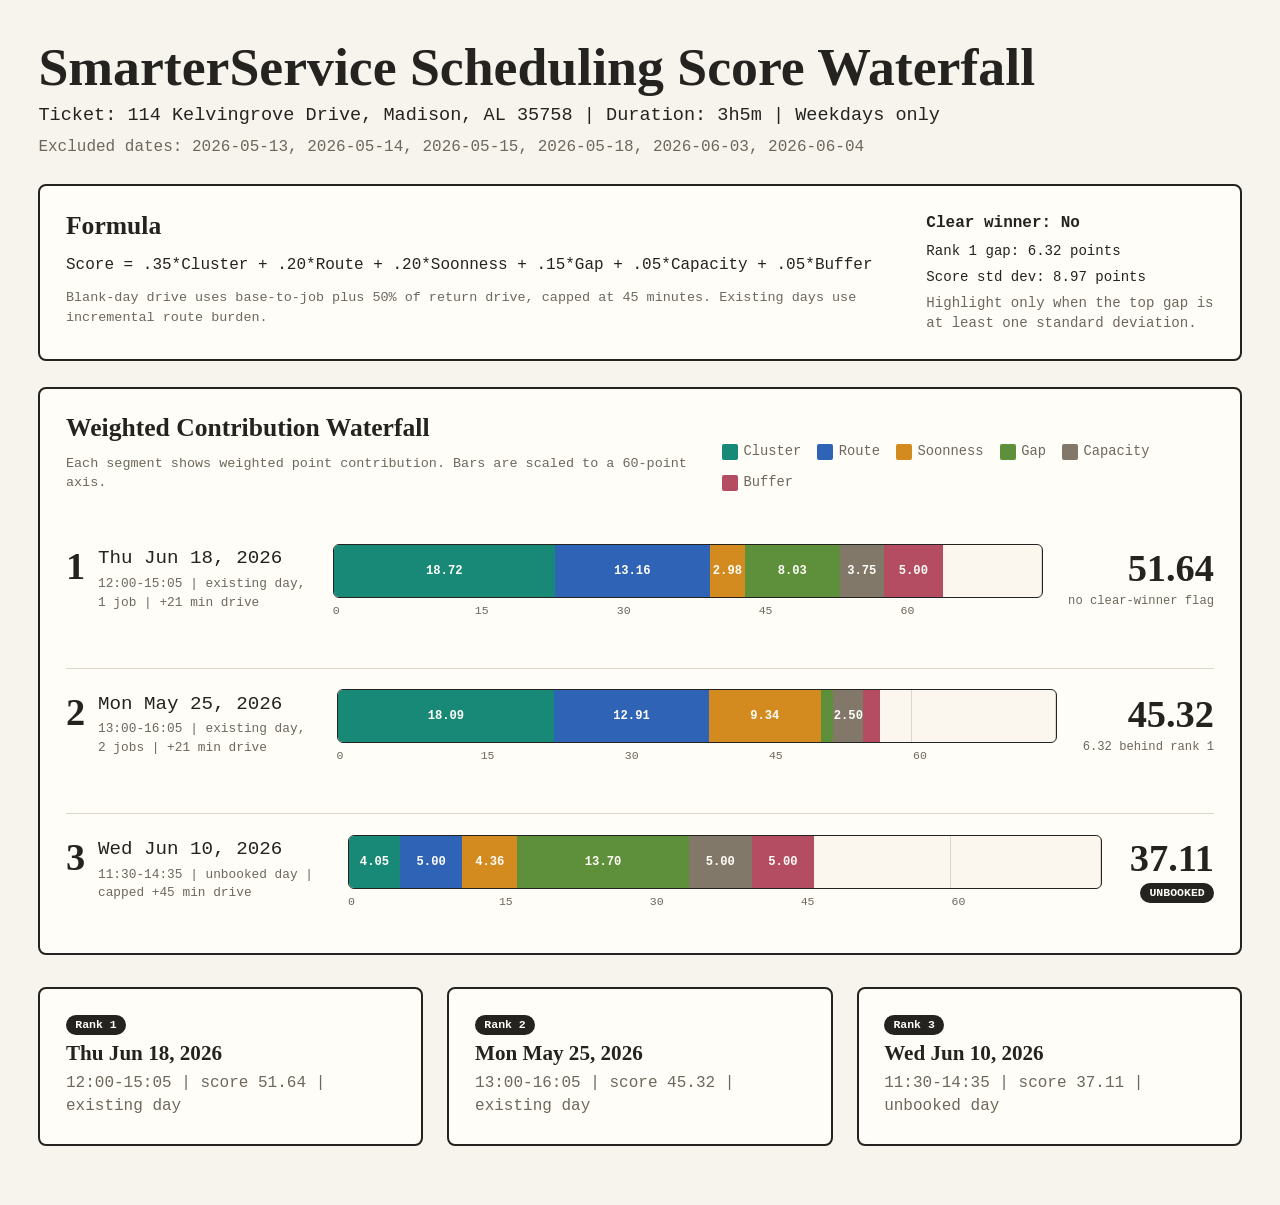
<file: formulas/outputs/kelvingrove_schedule_waterfall.html>
<!doctype html>
<html lang="en">
<head>
  <meta charset="utf-8">
  <meta name="viewport" content="width=device-width, initial-scale=1">
  <title>SmarterService Scheduling Score Waterfall</title>
  <style>
    :root {
      --paper: #f7f4ed;
      --panel: #fffdf8;
      --ink: #24231f;
      --muted: #6d675c;
      --rule: #ddd5c7;
      --cluster: #188977;
      --route: #2e63b6;
      --soon: #d38b20;
      --gap: #5e8f3a;
      --capacity: #81786a;
      --buffer: #b44d61;
      --radius: 8px;
      --sans: ui-monospace, SFMono-Regular, Menlo, Consolas, monospace;
      --serif: Georgia, "Times New Roman", serif;
      --lh-tight: 1.1;
      --lh-body: 1.45;
    }

    * {
      box-sizing: border-box;
    }

    body {
      margin: 0;
      min-height: 100dvh;
      background: var(--paper);
      color: var(--ink);
      font-family: var(--sans);
      line-height: var(--lh-body);
    }

    .page {
      width: min(100%, 1600px);
      min-height: 100dvh;
      margin: 0 auto;
      padding: clamp(18px, 3vw, 56px);
    }

    .masthead {
      display: grid;
      gap: 0.35rem;
      margin-bottom: clamp(18px, 2vw, 34px);
    }

    h1,
    h2,
    p {
      margin: 0;
    }

    h1 {
      font-family: var(--serif);
      font-size: clamp(2rem, 4.2vw, 4.5rem);
      line-height: var(--lh-tight);
      letter-spacing: 0;
    }

    h2 {
      font-family: var(--serif);
      font-size: clamp(1.25rem, 2vw, 2rem);
      line-height: var(--lh-tight);
      letter-spacing: 0;
    }

    .subtitle {
      font-size: clamp(0.95rem, 1.45vw, 1.28rem);
      color: var(--ink);
    }

    .muted {
      color: var(--muted);
    }

    .panel {
      background: var(--panel);
      border: 2px solid var(--ink);
      border-radius: var(--radius);
      padding: clamp(18px, 2vw, 30px);
    }

    .formula {
      display: grid;
      grid-template-columns: minmax(0, 1fr) minmax(240px, 0.35fr);
      gap: clamp(16px, 3vw, 48px);
      margin-bottom: clamp(18px, 2vw, 32px);
    }

    .formula-code {
      margin-top: 0.85rem;
      font-size: clamp(0.82rem, 1.25vw, 1.2rem);
      line-height: var(--lh-body);
    }

    .note {
      margin-top: 0.7rem;
      font-size: clamp(0.78rem, 1.05vw, 1rem);
      line-height: var(--lh-body);
    }

    .metric-stack {
      display: grid;
      gap: 0.35rem;
      align-content: start;
      font-size: clamp(0.85rem, 1.1vw, 1rem);
    }

    .metric-stack strong {
      font-size: clamp(1rem, 1.25vw, 1.2rem);
    }

    .waterfall {
      display: grid;
      gap: clamp(18px, 2.4vw, 34px);
    }

    .chart-head {
      display: flex;
      justify-content: space-between;
      gap: 1rem;
      align-items: end;
    }

    .legend {
      display: flex;
      flex-wrap: wrap;
      gap: 0.7rem 1rem;
      font-size: 0.86rem;
      color: var(--muted);
    }

    .legend span {
      display: inline-flex;
      align-items: center;
      gap: 0.35rem;
      white-space: nowrap;
    }

    .swatch {
      width: 1rem;
      height: 1rem;
      border-radius: 2px;
      display: inline-block;
    }

    .candidate {
      display: grid;
      grid-template-columns: minmax(230px, 0.34fr) minmax(320px, 1fr) minmax(86px, auto);
      gap: clamp(14px, 2vw, 28px);
      align-items: center;
      padding-block: clamp(14px, 1.6vw, 22px);
      border-top: 1px solid var(--rule);
    }

    .candidate:first-of-type {
      border-top: 0;
    }

    .rankline {
      display: grid;
      grid-template-columns: auto minmax(0, 1fr);
      gap: 0.8rem;
      align-items: start;
    }

    .rank {
      font-family: var(--serif);
      font-size: clamp(1.8rem, 3vw, 3rem);
      line-height: 0.95;
      font-weight: 700;
    }

    .date {
      font-size: clamp(0.95rem, 1.5vw, 1.32rem);
      color: var(--ink);
      line-height: var(--lh-tight);
    }

    .detail {
      margin-top: 0.35rem;
      font-size: clamp(0.74rem, 1vw, 0.95rem);
      color: var(--muted);
      line-height: var(--lh-body);
    }

    .bar-shell {
      min-width: 0;
    }

    .bar {
      height: clamp(32px, 4.4vw, 54px);
      width: 100%;
      border: 1px solid var(--ink);
      border-radius: 6px;
      overflow: hidden;
      background:
        repeating-linear-gradient(
          90deg,
          transparent 0,
          transparent calc(20% - 1px),
          var(--rule) calc(20% - 1px),
          var(--rule) 20%
        ),
        #fbf7ef;
      display: flex;
      align-items: stretch;
    }

    .segment {
      min-width: 0;
      display: grid;
      place-items: center;
      color: #fffdf8;
      font-size: clamp(0.62rem, 0.95vw, 0.88rem);
      font-weight: 700;
      line-height: 1;
      overflow: hidden;
      white-space: nowrap;
    }

    .axis {
      display: grid;
      grid-template-columns: repeat(5, 1fr);
      margin-top: 0.45rem;
      color: var(--muted);
      font-size: clamp(0.65rem, 0.9vw, 0.82rem);
      line-height: 1;
    }

    .score {
      font-family: var(--serif);
      font-size: clamp(1.8rem, 3vw, 3.2rem);
      line-height: 1;
      text-align: right;
      font-weight: 700;
    }

    .score-label {
      margin-top: 0.35rem;
      color: var(--muted);
      font-size: clamp(0.7rem, 0.95vw, 0.88rem);
      text-align: right;
      line-height: var(--lh-body);
    }

    .top-three {
      display: grid;
      grid-template-columns: repeat(3, minmax(0, 1fr));
      gap: clamp(12px, 2vw, 24px);
      margin-top: clamp(18px, 2.5vw, 36px);
    }

    .date-card {
      min-height: 7rem;
      display: grid;
      gap: 0.45rem;
      align-content: start;
    }

    .date-card h3 {
      margin: 0;
      font-family: var(--serif);
      font-size: clamp(1.05rem, 1.65vw, 1.55rem);
      line-height: var(--lh-tight);
    }

    .badge {
      display: inline-flex;
      width: max-content;
      padding: 0.18rem 0.58rem;
      border-radius: 999px;
      background: var(--ink);
      color: var(--panel);
      font-size: 0.72rem;
      line-height: 1.2;
      font-weight: 700;
      letter-spacing: 0;
    }

    @media (max-width: 900px) {
      .formula,
      .candidate,
      .top-three {
        grid-template-columns: 1fr;
      }

      .chart-head {
        align-items: start;
        flex-direction: column;
      }

      .score,
      .score-label {
        text-align: left;
      }
    }
  </style>
</head>
<body>
  <main class="page">
    <header class="masthead">
      <h1>SmarterService Scheduling Score Waterfall</h1>
      <p class="subtitle">Ticket: 114 Kelvingrove Drive, Madison, AL 35758 | Duration: 3h5m | Weekdays only</p>
      <p class="muted">Excluded dates: 2026-05-13, 2026-05-14, 2026-05-15, 2026-05-18, 2026-06-03, 2026-06-04</p>
    </header>

    <section class="panel formula" aria-label="Formula summary">
      <div>
        <h2>Formula</h2>
        <p class="formula-code">Score = .35*Cluster + .20*Route + .20*Soonness + .15*Gap + .05*Capacity + .05*Buffer</p>
        <p class="note muted">Blank-day drive uses base-to-job plus 50% of return drive, capped at 45 minutes. Existing days use incremental route burden.</p>
      </div>
      <div class="metric-stack">
        <strong>Clear winner: No</strong>
        <span>Rank 1 gap: 6.32 points</span>
        <span>Score std dev: 8.97 points</span>
        <span class="muted">Highlight only when the top gap is at least one standard deviation.</span>
      </div>
    </section>

    <section class="panel waterfall" aria-label="Weighted contribution waterfall">
      <div class="chart-head">
        <div>
          <h2>Weighted Contribution Waterfall</h2>
          <p class="note muted">Each segment shows weighted point contribution. Bars are scaled to a 60-point axis.</p>
        </div>
        <div class="legend" aria-label="Legend">
          <span><i class="swatch" style="background: var(--cluster);"></i>Cluster</span>
          <span><i class="swatch" style="background: var(--route);"></i>Route</span>
          <span><i class="swatch" style="background: var(--soon);"></i>Soonness</span>
          <span><i class="swatch" style="background: var(--gap);"></i>Gap</span>
          <span><i class="swatch" style="background: var(--capacity);"></i>Capacity</span>
          <span><i class="swatch" style="background: var(--buffer);"></i>Buffer</span>
        </div>
      </div>

      <article class="candidate">
        <div class="rankline">
          <div class="rank">1</div>
          <div>
            <div class="date">Thu Jun 18, 2026</div>
            <div class="detail">12:00-15:05 | existing day, 1 job | +21 min drive</div>
          </div>
        </div>
        <div class="bar-shell">
          <div class="bar" aria-label="Weighted score components total 51.64">
            <span class="segment" style="width:31.20%; background:var(--cluster);">18.72</span>
            <span class="segment" style="width:21.93%; background:var(--route);">13.16</span>
            <span class="segment" style="width:4.97%; background:var(--soon);">2.98</span>
            <span class="segment" style="width:13.38%; background:var(--gap);">8.03</span>
            <span class="segment" style="width:6.25%; background:var(--capacity);">3.75</span>
            <span class="segment" style="width:8.33%; background:var(--buffer);">5.00</span>
          </div>
          <div class="axis"><span>0</span><span>15</span><span>30</span><span>45</span><span>60</span></div>
        </div>
        <div>
          <div class="score">51.64</div>
          <div class="score-label">no clear-winner flag</div>
        </div>
      </article>

      <article class="candidate">
        <div class="rankline">
          <div class="rank">2</div>
          <div>
            <div class="date">Mon May 25, 2026</div>
            <div class="detail">13:00-16:05 | existing day, 2 jobs | +21 min drive</div>
          </div>
        </div>
        <div class="bar-shell">
          <div class="bar" aria-label="Weighted score components total 45.32">
            <span class="segment" style="width:30.15%; background:var(--cluster);">18.09</span>
            <span class="segment" style="width:21.52%; background:var(--route);">12.91</span>
            <span class="segment" style="width:15.57%; background:var(--soon);">9.34</span>
            <span class="segment" style="width:1.77%; background:var(--gap);"></span>
            <span class="segment" style="width:4.17%; background:var(--capacity);">2.50</span>
            <span class="segment" style="width:2.37%; background:var(--buffer);"></span>
          </div>
          <div class="axis"><span>0</span><span>15</span><span>30</span><span>45</span><span>60</span></div>
        </div>
        <div>
          <div class="score">45.32</div>
          <div class="score-label">6.32 behind rank 1</div>
        </div>
      </article>

      <article class="candidate">
        <div class="rankline">
          <div class="rank">3</div>
          <div>
            <div class="date">Wed Jun 10, 2026</div>
            <div class="detail">11:30-14:35 | unbooked day | capped +45 min drive</div>
          </div>
        </div>
        <div class="bar-shell">
          <div class="bar" aria-label="Weighted score components total 37.11">
            <span class="segment" style="width:6.75%; background:var(--cluster);">4.05</span>
            <span class="segment" style="width:8.33%; background:var(--route);">5.00</span>
            <span class="segment" style="width:7.27%; background:var(--soon);">4.36</span>
            <span class="segment" style="width:22.83%; background:var(--gap);">13.70</span>
            <span class="segment" style="width:8.33%; background:var(--capacity);">5.00</span>
            <span class="segment" style="width:8.33%; background:var(--buffer);">5.00</span>
          </div>
          <div class="axis"><span>0</span><span>15</span><span>30</span><span>45</span><span>60</span></div>
        </div>
        <div>
          <div class="score">37.11</div>
          <div class="score-label"><span class="badge">UNBOOKED</span></div>
        </div>
      </article>
    </section>

    <section class="top-three" aria-label="Top three dates">
      <article class="panel date-card">
        <span class="badge">Rank 1</span>
        <h3>Thu Jun 18, 2026</h3>
        <p class="muted">12:00-15:05 | score 51.64 | existing day</p>
      </article>
      <article class="panel date-card">
        <span class="badge">Rank 2</span>
        <h3>Mon May 25, 2026</h3>
        <p class="muted">13:00-16:05 | score 45.32 | existing day</p>
      </article>
      <article class="panel date-card">
        <span class="badge">Rank 3</span>
        <h3>Wed Jun 10, 2026</h3>
        <p class="muted">11:30-14:35 | score 37.11 | unbooked day</p>
      </article>
    </section>
  </main>
</body>
</html>
</file>
